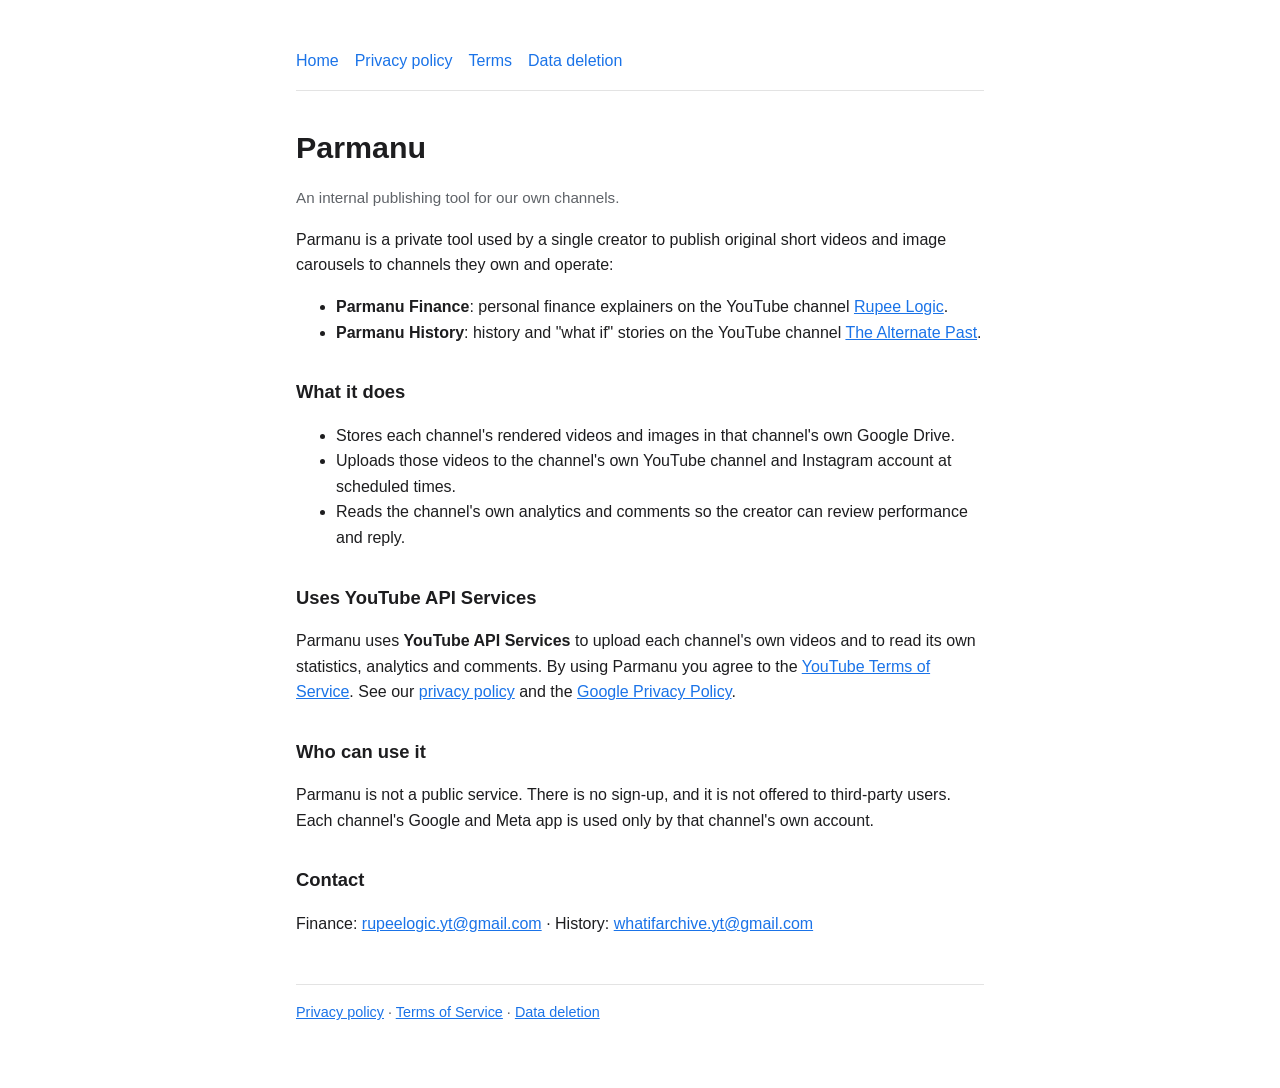
<file: index.html>
<!doctype html>
<html lang="en">
<head>
<meta charset="utf-8">
<meta name="viewport" content="width=device-width, initial-scale=1">
<title>Parmanu</title>
<meta name="description" content="Parmanu is an internal publishing tool for its own YouTube and Instagram channels.">
<link rel="stylesheet" href="style.css">
</head>
<body>
<main>
  <nav><a href="./">Home</a><a href="privacy.html">Privacy policy</a><a href="terms.html">Terms</a><a href="data-deletion.html">Data deletion</a></nav>
  <h1>Parmanu</h1>
  <p class="muted">An internal publishing tool for our own channels.</p>

  <p>Parmanu is a private tool used by a single creator to publish original short videos and image carousels to channels they own and operate:</p>
  <ul>
    <li><strong>Parmanu Finance</strong>: personal finance explainers on the YouTube channel <a href="https://www.youtube.com/@rupeelogichq">Rupee Logic</a>.</li>
    <li><strong>Parmanu History</strong>: history and "what if" stories on the YouTube channel <a href="https://www.youtube.com/@thealternatepasthq">The Alternate Past</a>.</li>
  </ul>

  <h2>What it does</h2>
  <ul>
    <li>Stores each channel's rendered videos and images in that channel's own Google Drive.</li>
    <li>Uploads those videos to the channel's own YouTube channel and Instagram account at scheduled times.</li>
    <li>Reads the channel's own analytics and comments so the creator can review performance and reply.</li>
  </ul>

  <h2>Uses YouTube API Services</h2>
  <p>Parmanu uses <strong>YouTube API Services</strong> to upload each channel's own videos and to read its own statistics, analytics and comments. By using Parmanu you agree to the <a href="https://www.youtube.com/t/terms">YouTube Terms of Service</a>. See our <a href="privacy.html">privacy policy</a> and the <a href="https://policies.google.com/privacy">Google Privacy Policy</a>.</p>

  <h2>Who can use it</h2>
  <p>Parmanu is not a public service. There is no sign-up, and it is not offered to third-party users. Each channel's Google and Meta app is used only by that channel's own account.</p>

  <h2>Contact</h2>
  <p>Finance: <a href="mailto:rupeelogic.yt@gmail.com">rupeelogic.yt@gmail.com</a> · History: <a href="mailto:whatifarchive.yt@gmail.com">whatifarchive.yt@gmail.com</a></p>

  <footer><a href="privacy.html">Privacy policy</a> · <a href="terms.html">Terms of Service</a> · <a href="data-deletion.html">Data deletion</a></footer>
</main>
</body>
</html>
</file>
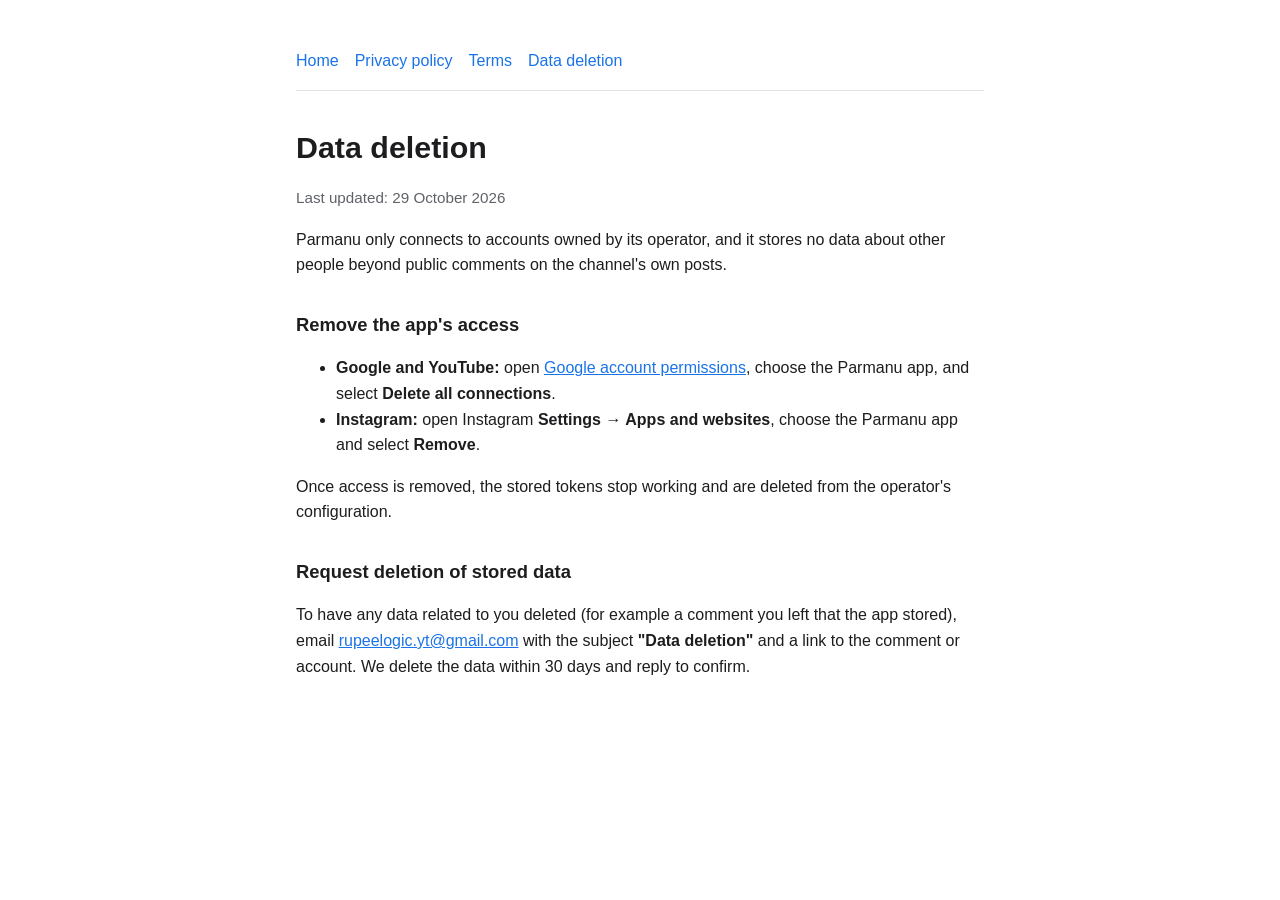
<file: data-deletion.html>
<!doctype html>
<html lang="en">
<head>
<meta charset="utf-8">
<meta name="viewport" content="width=device-width, initial-scale=1">
<title>Data Deletion · Parmanu</title>
<meta name="description" content="How to delete data stored by Parmanu.">
<link rel="stylesheet" href="style.css">
</head>
<body>
<main>
  <nav><a href="./">Home</a><a href="privacy.html">Privacy policy</a><a href="terms.html">Terms</a><a href="data-deletion.html">Data deletion</a></nav>
  <h1>Data deletion</h1>
  <p class="muted">Last updated: 29 October 2026</p>

  <p>Parmanu only connects to accounts owned by its operator, and it stores no data about other people beyond public comments on the channel's own posts.</p>

  <h2>Remove the app's access</h2>
  <ul>
    <li><strong>Google and YouTube:</strong> open <a href="https://myaccount.google.com/permissions">Google account permissions</a>, choose the Parmanu app, and select <strong>Delete all connections</strong>.</li>
    <li><strong>Instagram:</strong> open Instagram <strong>Settings → Apps and websites</strong>, choose the Parmanu app and select <strong>Remove</strong>.</li>
  </ul>
  <p>Once access is removed, the stored tokens stop working and are deleted from the operator's configuration.</p>

  <h2>Request deletion of stored data</h2>
  <p>To have any data related to you deleted (for example a comment you left that the app stored), email <a href="mailto:rupeelogic.yt@gmail.com">rupeelogic.yt@gmail.com</a> with the subject <strong>"Data deletion"</strong> and a link to the comment or account. We delete the data within 30 days and reply to confirm.</p>
</main>
</body>
</html>
</file>
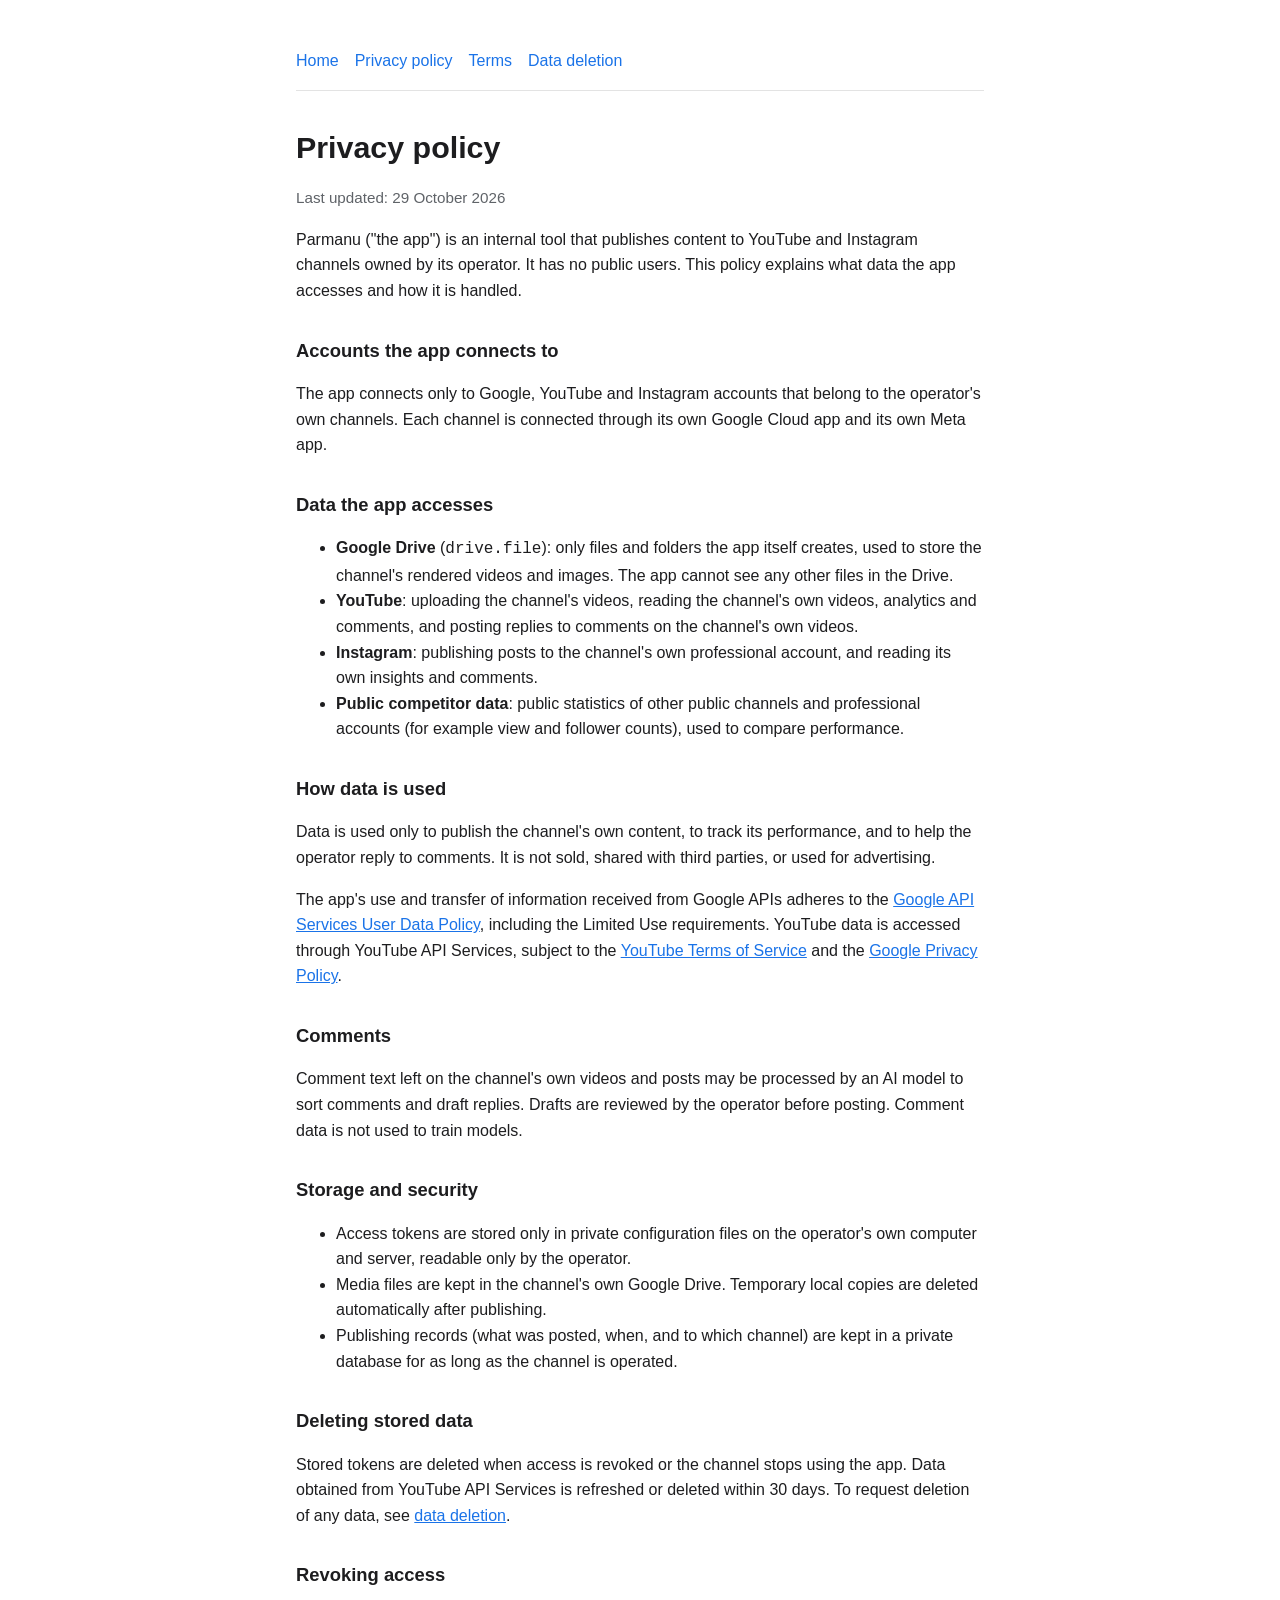
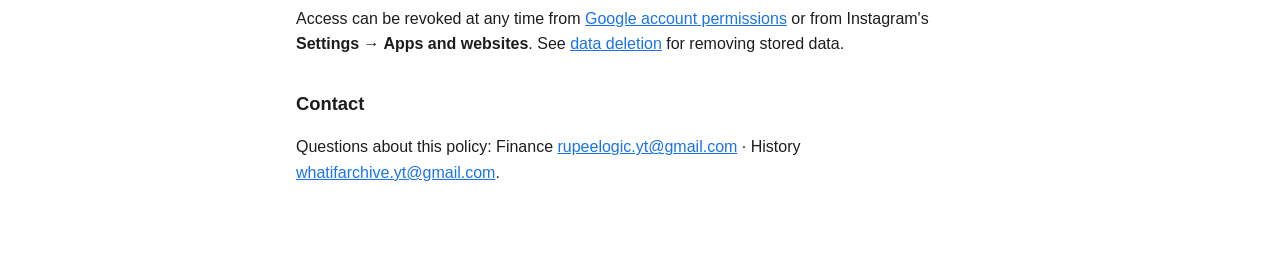
<file: privacy.html>
<!doctype html>
<html lang="en">
<head>
<meta charset="utf-8">
<meta name="viewport" content="width=device-width, initial-scale=1">
<title>Privacy Policy · Parmanu</title>
<meta name="description" content="How Parmanu handles data from Google and Meta accounts.">
<link rel="stylesheet" href="style.css">
</head>
<body>
<main>
  <nav><a href="./">Home</a><a href="privacy.html">Privacy policy</a><a href="terms.html">Terms</a><a href="data-deletion.html">Data deletion</a></nav>
  <h1>Privacy policy</h1>
  <p class="muted">Last updated: 29 October 2026</p>

  <p>Parmanu ("the app") is an internal tool that publishes content to YouTube and Instagram channels owned by its operator. It has no public users. This policy explains what data the app accesses and how it is handled.</p>

  <h2>Accounts the app connects to</h2>
  <p>The app connects only to Google, YouTube and Instagram accounts that belong to the operator's own channels. Each channel is connected through its own Google Cloud app and its own Meta app.</p>

  <h2>Data the app accesses</h2>
  <ul>
    <li><strong>Google Drive</strong> (<code>drive.file</code>): only files and folders the app itself creates, used to store the channel's rendered videos and images. The app cannot see any other files in the Drive.</li>
    <li><strong>YouTube</strong>: uploading the channel's videos, reading the channel's own videos, analytics and comments, and posting replies to comments on the channel's own videos.</li>
    <li><strong>Instagram</strong>: publishing posts to the channel's own professional account, and reading its own insights and comments.</li>
    <li><strong>Public competitor data</strong>: public statistics of other public channels and professional accounts (for example view and follower counts), used to compare performance.</li>
  </ul>

  <h2>How data is used</h2>
  <p>Data is used only to publish the channel's own content, to track its performance, and to help the operator reply to comments. It is not sold, shared with third parties, or used for advertising.</p>
  <p>The app's use and transfer of information received from Google APIs adheres to the <a href="https://developers.google.com/terms/api-services-user-data-policy">Google API Services User Data Policy</a>, including the Limited Use requirements. YouTube data is accessed through YouTube API Services, subject to the <a href="https://www.youtube.com/t/terms">YouTube Terms of Service</a> and the <a href="https://policies.google.com/privacy">Google Privacy Policy</a>.</p>

  <h2>Comments</h2>
  <p>Comment text left on the channel's own videos and posts may be processed by an AI model to sort comments and draft replies. Drafts are reviewed by the operator before posting. Comment data is not used to train models.</p>

  <h2>Storage and security</h2>
  <ul>
    <li>Access tokens are stored only in private configuration files on the operator's own computer and server, readable only by the operator.</li>
    <li>Media files are kept in the channel's own Google Drive. Temporary local copies are deleted automatically after publishing.</li>
    <li>Publishing records (what was posted, when, and to which channel) are kept in a private database for as long as the channel is operated.</li>
  </ul>

  <h2>Deleting stored data</h2>
  <p>Stored tokens are deleted when access is revoked or the channel stops using the app. Data obtained from YouTube API Services is refreshed or deleted within 30 days. To request deletion of any data, see <a href="data-deletion.html">data deletion</a>.</p>

  <h2>Revoking access</h2>
  <p>Access can be revoked at any time from <a href="https://myaccount.google.com/permissions">Google account permissions</a> or from Instagram's <strong>Settings → Apps and websites</strong>. See <a href="data-deletion.html">data deletion</a> for removing stored data.</p>

  <h2>Contact</h2>
  <p>Questions about this policy: Finance <a href="mailto:rupeelogic.yt@gmail.com">rupeelogic.yt@gmail.com</a> · History <a href="mailto:whatifarchive.yt@gmail.com">whatifarchive.yt@gmail.com</a>.</p>
</main>
</body>
</html>
</file>
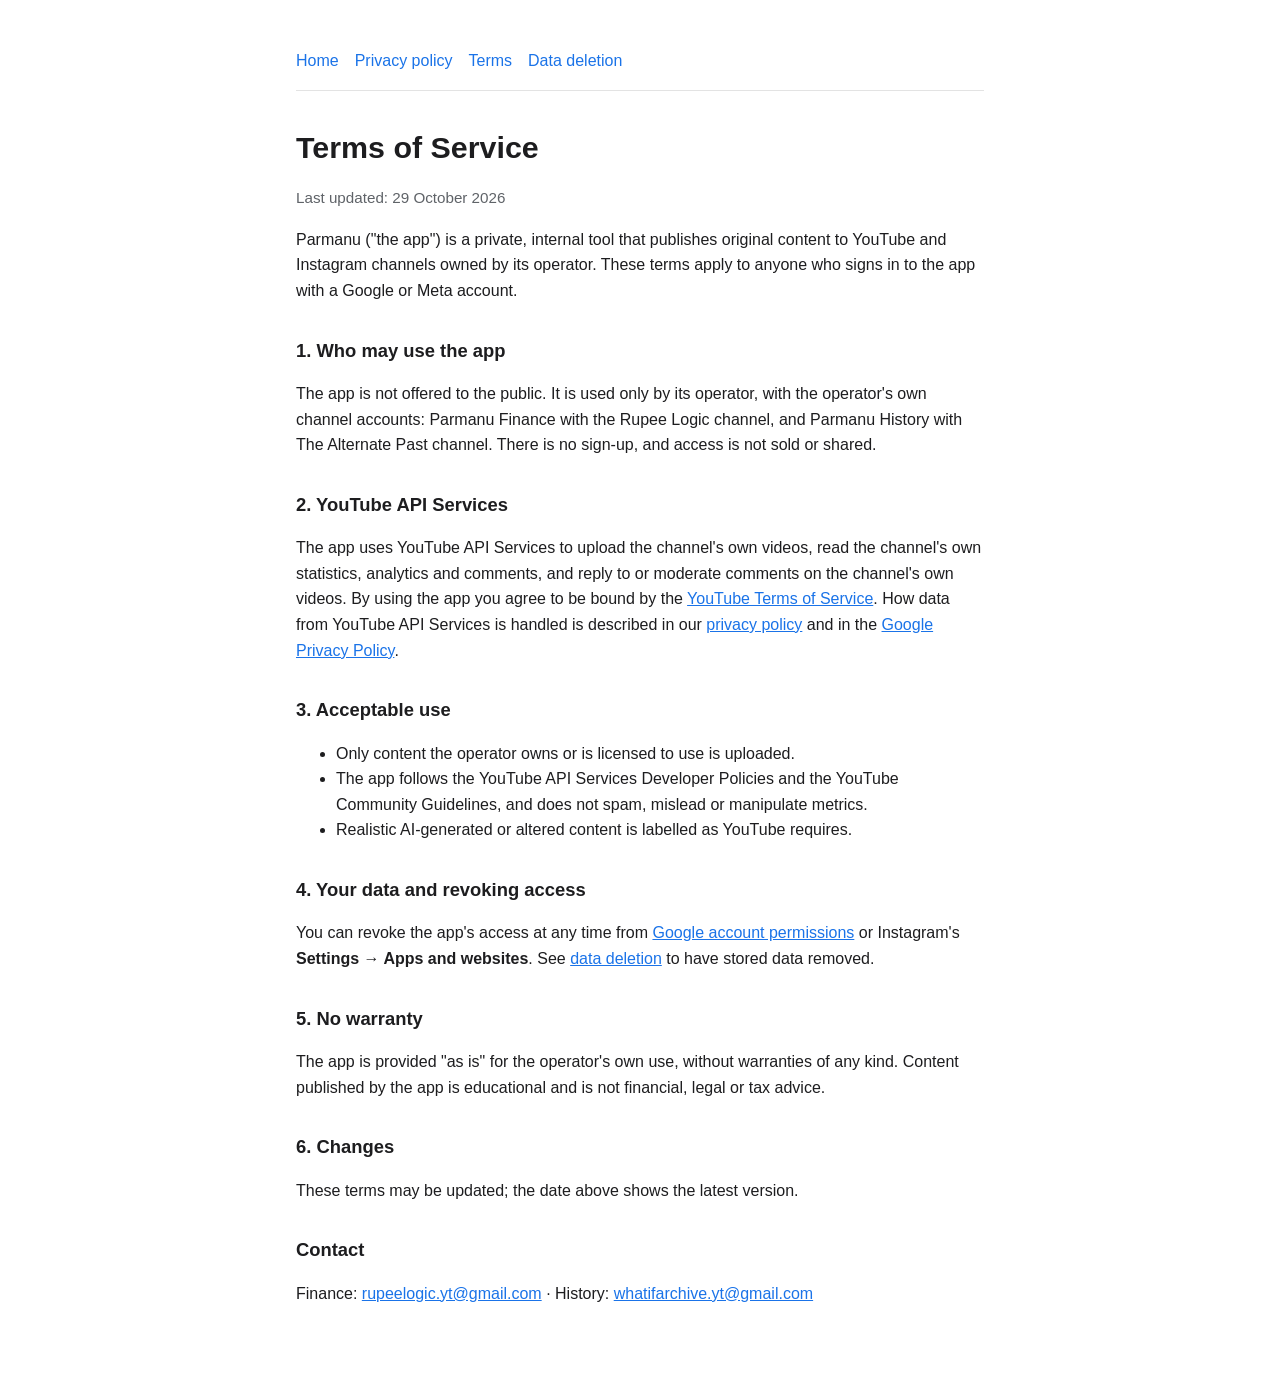
<file: terms.html>
<!doctype html>
<html lang="en">
<head>
<meta charset="utf-8">
<meta name="viewport" content="width=device-width, initial-scale=1">
<title>Terms of Service · Parmanu</title>
<meta name="description" content="Terms of Service for Parmanu, an internal publishing tool.">
<link rel="stylesheet" href="style.css">
</head>
<body>
<main>
  <nav><a href="./">Home</a><a href="privacy.html">Privacy policy</a><a href="terms.html">Terms</a><a href="data-deletion.html">Data deletion</a></nav>
  <h1>Terms of Service</h1>
  <p class="muted">Last updated: 29 October 2026</p>

  <p>Parmanu ("the app") is a private, internal tool that publishes original content to YouTube and Instagram channels owned by its operator. These terms apply to anyone who signs in to the app with a Google or Meta account.</p>

  <h2>1. Who may use the app</h2>
  <p>The app is not offered to the public. It is used only by its operator, with the operator's own channel accounts: Parmanu Finance with the Rupee Logic channel, and Parmanu History with The Alternate Past channel. There is no sign-up, and access is not sold or shared.</p>

  <h2>2. YouTube API Services</h2>
  <p>The app uses YouTube API Services to upload the channel's own videos, read the channel's own statistics, analytics and comments, and reply to or moderate comments on the channel's own videos. By using the app you agree to be bound by the <a href="https://www.youtube.com/t/terms">YouTube Terms of Service</a>. How data from YouTube API Services is handled is described in our <a href="privacy.html">privacy policy</a> and in the <a href="https://policies.google.com/privacy">Google Privacy Policy</a>.</p>

  <h2>3. Acceptable use</h2>
  <ul>
    <li>Only content the operator owns or is licensed to use is uploaded.</li>
    <li>The app follows the YouTube API Services Developer Policies and the YouTube Community Guidelines, and does not spam, mislead or manipulate metrics.</li>
    <li>Realistic AI-generated or altered content is labelled as YouTube requires.</li>
  </ul>

  <h2>4. Your data and revoking access</h2>
  <p>You can revoke the app's access at any time from <a href="https://myaccount.google.com/permissions">Google account permissions</a> or Instagram's <strong>Settings → Apps and websites</strong>. See <a href="data-deletion.html">data deletion</a> to have stored data removed.</p>

  <h2>5. No warranty</h2>
  <p>The app is provided "as is" for the operator's own use, without warranties of any kind. Content published by the app is educational and is not financial, legal or tax advice.</p>

  <h2>6. Changes</h2>
  <p>These terms may be updated; the date above shows the latest version.</p>

  <h2>Contact</h2>
  <p>Finance: <a href="mailto:rupeelogic.yt@gmail.com">rupeelogic.yt@gmail.com</a> · History: <a href="mailto:whatifarchive.yt@gmail.com">whatifarchive.yt@gmail.com</a></p>
</main>
</body>
</html>
</file>
<file: style.css>
:root { --bg: #ffffff; --fg: #1d1d1f; --muted: #5f6368; --accent: #1a73e8; --line: #e3e3e3; }
@media (prefers-color-scheme: dark) { :root { --bg: #121212; --fg: #ececec; --muted: #a0a0a0; --accent: #8ab4f8; --line: #2c2c2c; } }
* { box-sizing: border-box; }
body { margin: 0; background: var(--bg); color: var(--fg); font: 16px/1.6 -apple-system, BlinkMacSystemFont, "Segoe UI", Roboto, sans-serif; }
main { max-width: 720px; margin: 0 auto; padding: 48px 16px 64px; }
h1 { font-size: 1.9rem; margin: 0 0 4px; }
h2 { font-size: 1.15rem; margin: 32px 0 8px; }
p, li { color: var(--fg); }
.muted { color: var(--muted); font-size: .95rem; }
a { color: var(--accent); }
nav { display: flex; gap: 16px; padding-bottom: 16px; margin-bottom: 32px; border-bottom: 1px solid var(--line); }
nav a { text-decoration: none; }
footer { margin-top: 48px; padding-top: 16px; border-top: 1px solid var(--line); color: var(--muted); font-size: .9rem; }
</file>
